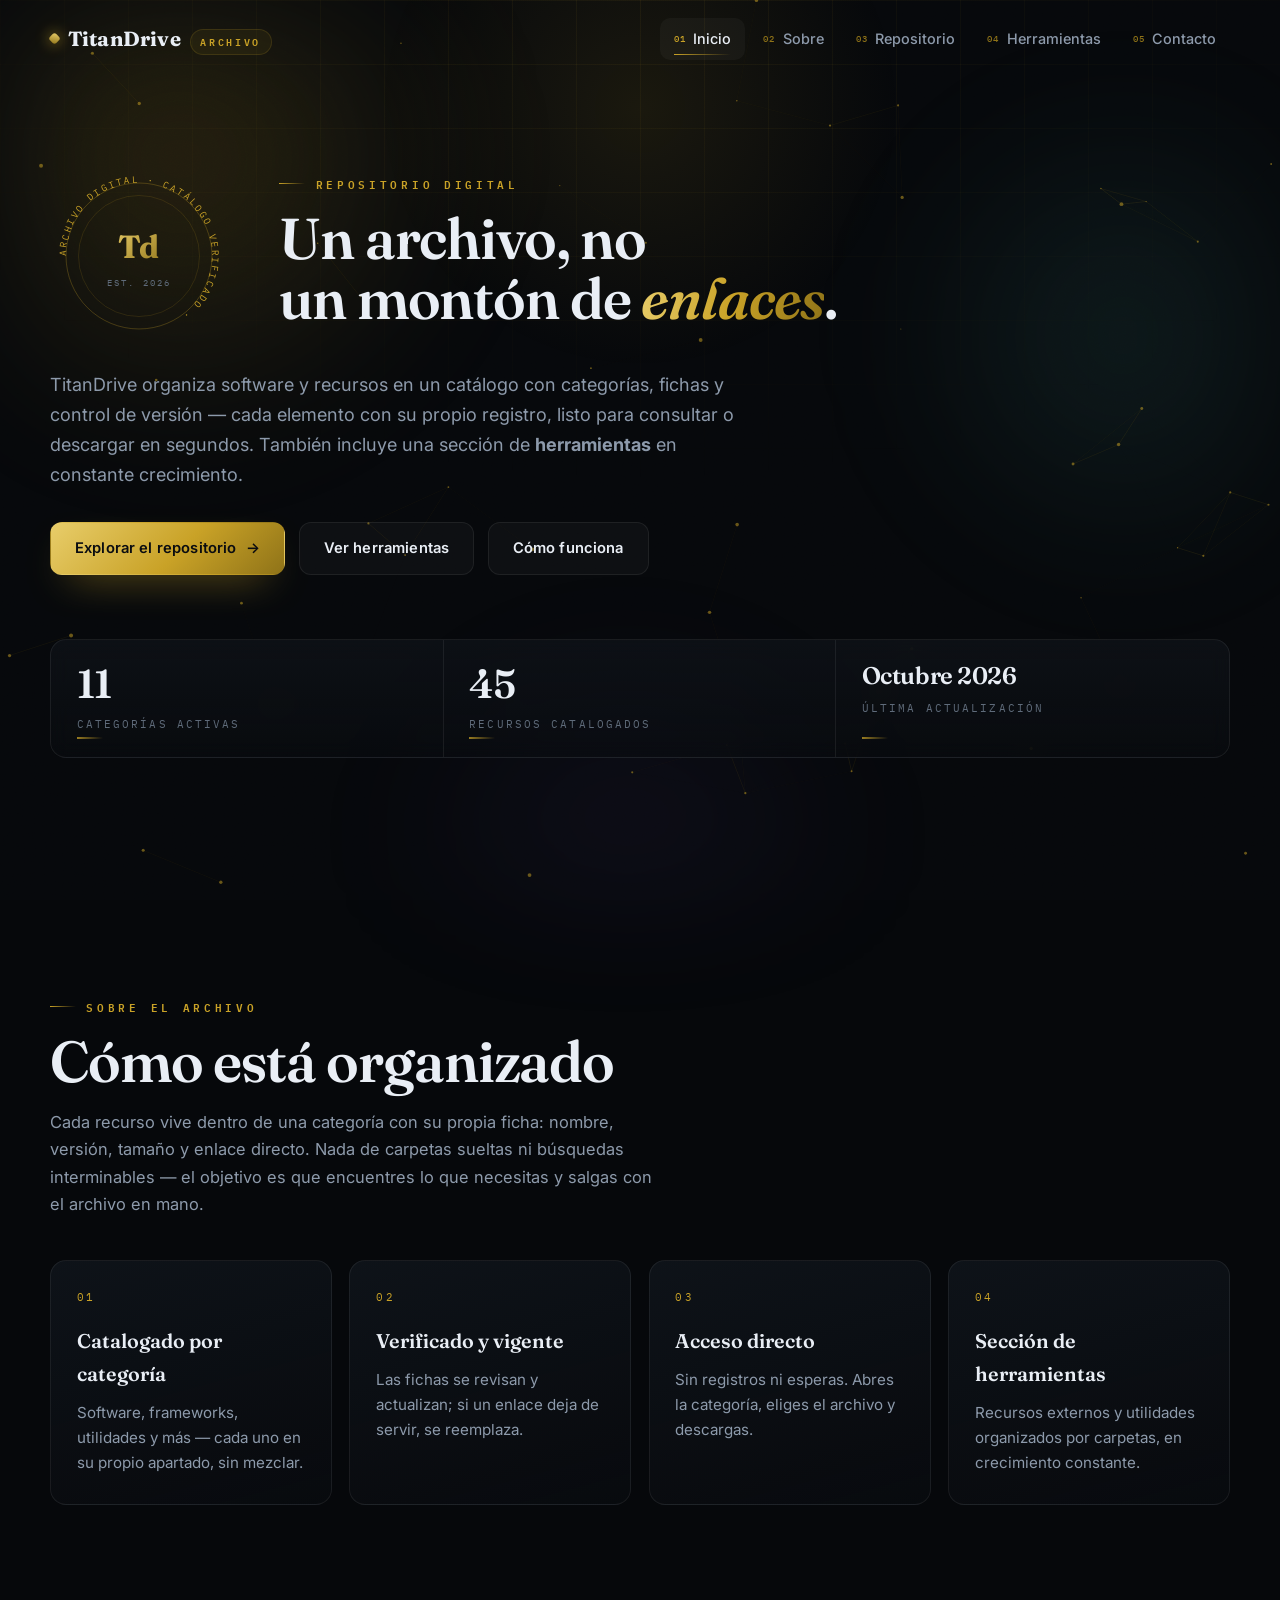
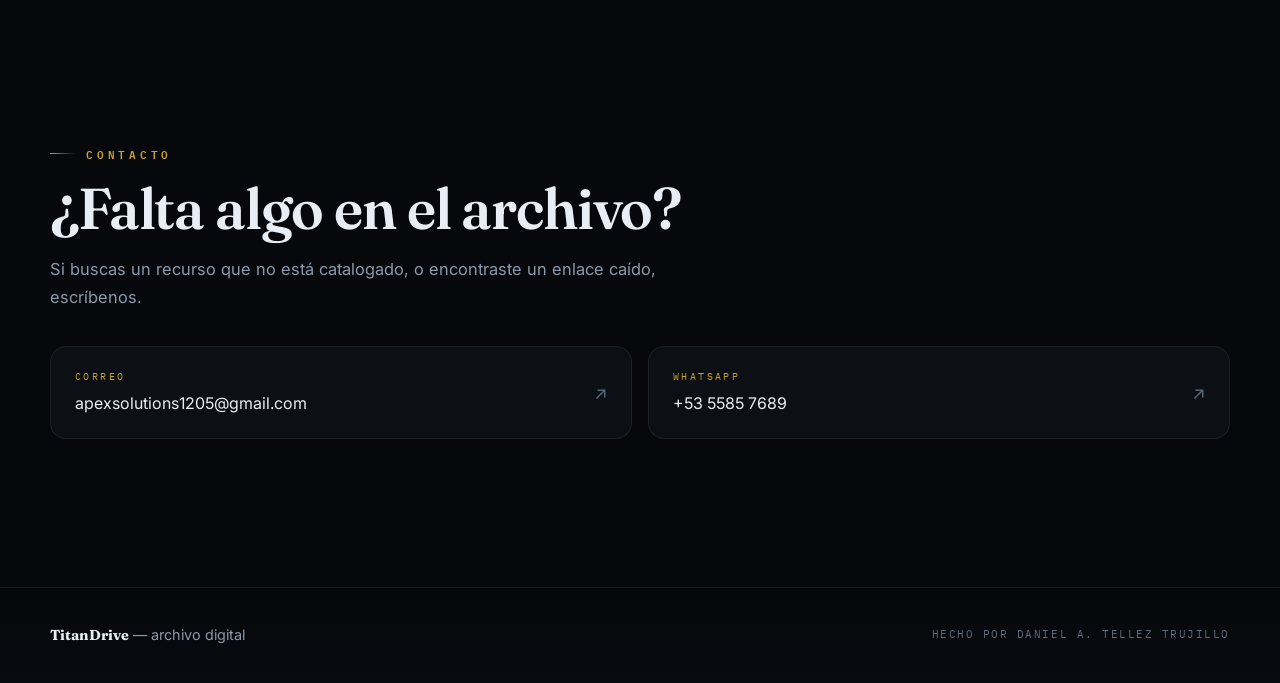
<file: index.html>
<!DOCTYPE html>
<html lang="es">
<head>
  <meta charset="UTF-8" />
  <meta name="viewport" content="width=device-width, initial-scale=1.0" />
  <meta name="color-scheme" content="dark" />
  <meta name="theme-color" content="#06080b" />
  <title>TitanDrive · Archivo Digital</title>
  <meta name="description" content="TitanDrive — catálogo y archivo digital de recursos y software, organizado por categorías, con una sección de herramientas." />
  <link rel="icon" href="data:image/svg+xml,%3Csvg xmlns='http://www.w3.org/2000/svg' viewBox='0 0 64 64'%3E%3Crect width='64' height='64' rx='14' fill='%230a0d12'/%3E%3Crect x='3' y='3' width='58' height='58' rx='12' fill='none' stroke='%23c9a227' stroke-width='2'/%3E%3Ctext x='32' y='43' font-family='Georgia,serif' font-size='30' font-weight='700' fill='%23e8cd6a' text-anchor='middle'%3ETd%3C/text%3E%3C/svg%3E" />
  <link rel="preconnect" href="https://fonts.googleapis.com" />
  <link rel="preconnect" href="https://fonts.gstatic.com" crossorigin />
  <link href="https://fonts.googleapis.com/css2?family=Fraunces:ital,opsz,wght@0,9..144,500;0,9..144,600;0,9..144,700;1,9..144,600&family=Inter:wght@400;500;600;700&family=IBM+Plex+Mono:wght@400;500;600&display=swap" rel="stylesheet" />
  <link rel="stylesheet" href="assets/styles.css" />
</head>
<body>
  <script>document.documentElement.classList.remove("no-js");</script>

  <!-- Preloader -->
  <div id="preloader" role="status" aria-live="polite" aria-label="Cargando el archivo digital">
    <div class="pl-inner">
      <div class="pl-mark">Td</div>
      <div class="pl-name">TitanDrive</div>
      <div class="pl-bar"><i></i></div>
      <div class="pl-log">Iniciando archivo digital…</div>
    </div>
  </div>

  <!-- Capas de fondo -->
  <div class="fx-layer aurora" aria-hidden="true"><span></span><span></span><span></span></div>
  <canvas id="dust-canvas" aria-hidden="true"></canvas>
  <div class="fx-layer grid-overlay" aria-hidden="true"></div>
  <div class="fx-layer noise" aria-hidden="true"></div>
  <div class="fx-layer spotlight" aria-hidden="true"></div>

  <div id="scrollProgress" aria-hidden="true"></div>

  <!-- Header -->
  <header id="header">
    <div class="container nav-bar">
      <a href="index.html" class="logo" aria-label="TitanDrive, ir al inicio">TitanDrive <span class="mark">Archivo</span></a>
      <button class="nav-toggle" id="navToggle" aria-label="Abrir menú" aria-expanded="false" aria-controls="navLinks">
        <i></i><i></i><i></i>
      </button>
      <nav>
        <ul class="nav-links" id="navLinks">
          <li><a href="index.html#inicio" data-n="01" class="active">Inicio</a></li>
          <li><a href="index.html#sobre" data-n="02">Sobre</a></li>
          <li><a href="repositorio.html" data-n="03">Repositorio</a></li>
          <li><a href="herramientas.html" data-n="04">Herramientas</a></li>
          <li><a href="index.html#contacto" data-n="05">Contacto</a></li>
        </ul>
      </nav>
    </div>
  </header>

  <main>

    <!-- INICIO -->
    <section id="inicio" class="hero">
      <div class="container">
        <div class="hero-top">
          <div class="stamp reveal in-view" aria-hidden="true">
            <svg viewBox="0 0 200 200">
              <defs>
                <path id="circlePath" d="M 100,100 m -82,0 a 82,82 0 1,1 164,0 a 82,82 0 1,1 -164,0" />
              </defs>
              <circle cx="100" cy="100" r="82" fill="none" stroke="rgba(201,162,39,0.32)" stroke-width="1" />
              <circle cx="100" cy="100" r="68" fill="none" stroke="rgba(201,162,39,0.16)" stroke-width="1" />
              <text font-family="IBM Plex Mono, monospace" font-size="10.5" letter-spacing="3" fill="#c9a227">
                <textPath href="#circlePath" startOffset="0%">ARCHIVO DIGITAL · CATÁLOGO VERIFICADO · </textPath>
              </text>
            </svg>
            <div class="stamp-center">
              <span class="glyph">Td</span>
              <span class="sub">Est. 2026</span>
            </div>
          </div>
          <div>
            <p class="eyebrow reveal in-view">Repositorio digital</p>
            <h1 class="section-title reveal in-view">Un archivo, no<br>un montón de <em>enlaces</em>.</h1>
          </div>
        </div>

        <p class="lede reveal in-view">
          TitanDrive organiza software y recursos en un catálogo con categorías, fichas y
          control de versión — cada elemento con su propio registro, listo para consultar
          o descargar en segundos. También incluye una sección de <b>herramientas</b> en constante crecimiento.
        </p>

        <div class="hero-actions reveal in-view">
          <a href="repositorio.html" class="btn btn-primary">Explorar el repositorio <span class="arw">→</span></a>
          <a href="herramientas.html" class="btn btn-ghost">Ver herramientas</a>
          <a href="#sobre" class="btn btn-ghost">Cómo funciona</a>
        </div>

        <div class="ledger reveal">
          <div class="ledger-item">
            <span class="ledger-num"><span id="statCategoriesHome" data-count="11">0</span></span>
            <span class="ledger-label">Categorías activas</span>
          </div>
          <div class="ledger-item">
            <span class="ledger-num"><span id="statFilesHome" data-count="45">0</span></span>
            <span class="ledger-label">Recursos catalogados</span>
          </div>
          <div class="ledger-item">
            <span class="ledger-num" style="font-size:1.5rem;"><span id="metaUpdated">2026</span></span>
            <span class="ledger-label">Última actualización</span>
          </div>
        </div>
      </div>
    </section>

    <!-- SOBRE -->
    <section id="sobre">
      <div class="container">
        <p class="eyebrow reveal">Sobre el archivo</p>
        <h2 class="section-title reveal">Cómo está organizado</h2>
        <p class="section-text reveal">
          Cada recurso vive dentro de una categoría con su propia ficha: nombre, versión,
          tamaño y enlace directo. Nada de carpetas sueltas ni búsquedas interminables —
          el objetivo es que encuentres lo que necesitas y salgas con el archivo en mano.
        </p>

        <div class="feature-row reveal">
          <div class="feature-card">
            <span class="num">01</span>
            <h3>Catalogado por categoría</h3>
            <p>Software, frameworks, utilidades y más — cada uno en su propio apartado, sin mezclar.</p>
          </div>
          <div class="feature-card">
            <span class="num">02</span>
            <h3>Verificado y vigente</h3>
            <p>Las fichas se revisan y actualizan; si un enlace deja de servir, se reemplaza.</p>
          </div>
          <div class="feature-card">
            <span class="num">03</span>
            <h3>Acceso directo</h3>
            <p>Sin registros ni esperas. Abres la categoría, eliges el archivo y descargas.</p>
          </div>
          <div class="feature-card">
            <span class="num">04</span>
            <h3>Sección de herramientas</h3>
            <p>Recursos externos y utilidades organizados por carpetas, en crecimiento constante.</p>
          </div>
        </div>
      </div>
    </section>

    <!-- CONTACTO -->
    <section id="contacto">
      <div class="container">
        <p class="eyebrow reveal">Contacto</p>
        <h2 class="section-title reveal">¿Falta algo en el archivo?</h2>
        <p class="section-text reveal">
          Si buscas un recurso que no está catalogado, o encontraste un enlace caído, escríbenos.
        </p>
        <div class="contact-list reveal">
          <a href="mailto:apexsolutions1205@gmail.com" class="contact-item">
            <span>
              <span class="tag">Correo</span>
              apexsolutions1205@gmail.com
            </span>
          </a>
          <a href="https://wa.me/5355857689" target="_blank" rel="noopener" class="contact-item">
            <span>
              <span class="tag">WhatsApp</span>
              +53 5585 7689
            </span>
          </a>
        </div>
      </div>
    </section>

  </main>

  <footer>
    <div class="container">
      <span class="brand"><b>TitanDrive</b> — archivo digital</span>
      <span class="made">Hecho por Daniel A. Tellez Trujillo</span>
    </div>
  </footer>

  <button id="toTop" aria-label="Volver arriba">
    <svg width="17" height="17" viewBox="0 0 24 24" fill="none" stroke="currentColor" stroke-width="2" stroke-linecap="round" stroke-linejoin="round" aria-hidden="true"><path d="M12 19V5"/><path d="M5 12l7-7 7 7"/></svg>
  </button>

  <div id="toast" role="status" aria-live="polite"></div>

  <script src="assets/data.js"></script>
  <script src="assets/app.js"></script>
</body>
</html>
</file>
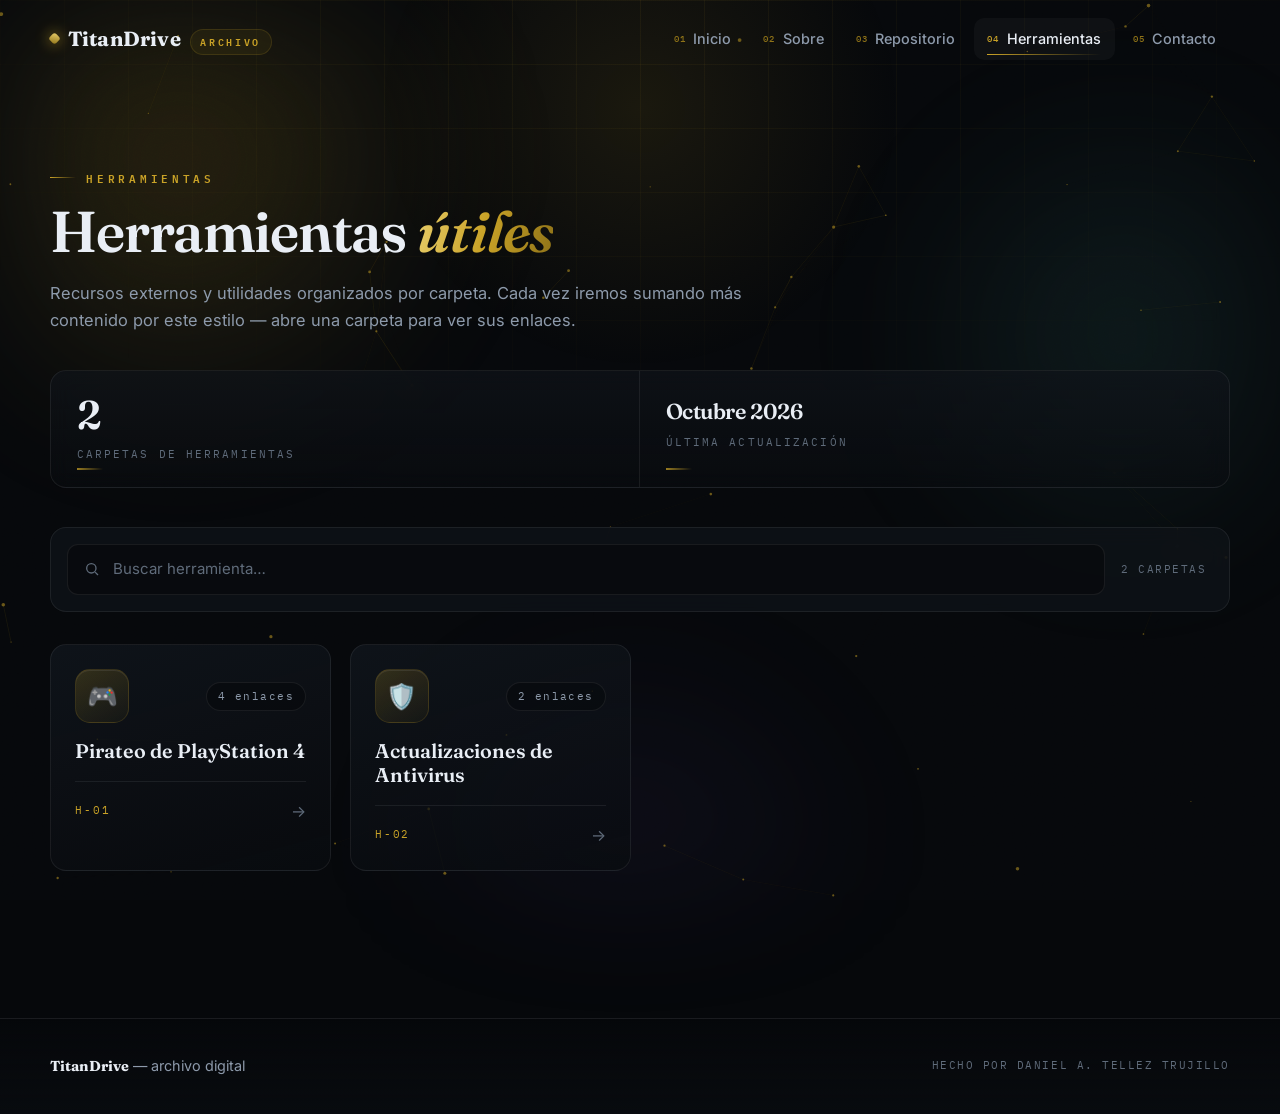
<file: herramientas.html>
<!DOCTYPE html>
<html lang="es">
<head>
  <meta charset="UTF-8" />
  <meta name="viewport" content="width=device-width, initial-scale=1.0" />
  <meta name="color-scheme" content="dark" />
  <meta name="theme-color" content="#06080b" />
  <title>TitanDrive · Herramientas</title>
  <meta name="description" content="Herramientas y utilidades de TitanDrive: recursos externos organizados por carpetas." />
  <link rel="icon" href="data:image/svg+xml,%3Csvg xmlns='http://www.w3.org/2000/svg' viewBox='0 0 64 64'%3E%3Crect width='64' height='64' rx='14' fill='%230a0d12'/%3E%3Crect x='3' y='3' width='58' height='58' rx='12' fill='none' stroke='%23c9a227' stroke-width='2'/%3E%3Ctext x='32' y='43' font-family='Georgia,serif' font-size='30' font-weight='700' fill='%23e8cd6a' text-anchor='middle'%3ETd%3C/text%3E%3C/svg%3E" />
  <link rel="preconnect" href="https://fonts.googleapis.com" />
  <link rel="preconnect" href="https://fonts.gstatic.com" crossorigin />
  <link href="https://fonts.googleapis.com/css2?family=Fraunces:ital,opsz,wght@0,9..144,500;0,9..144,600;0,9..144,700;1,9..144,600&family=Inter:wght@400;500;600;700&family=IBM+Plex+Mono:wght@400;500;600&display=swap" rel="stylesheet" />
  <link rel="stylesheet" href="assets/styles.css" />
</head>
<body>
  <script>document.documentElement.classList.remove("no-js");</script>

  <!-- Preloader -->
  <div id="preloader" role="status" aria-live="polite" aria-label="Cargando las herramientas">
    <div class="pl-inner">
      <div class="pl-mark">Td</div>
      <div class="pl-name">TitanDrive</div>
      <div class="pl-bar"><i></i></div>
      <div class="pl-log">Iniciando herramientas…</div>
    </div>
  </div>

  <!-- Capas de fondo -->
  <div class="fx-layer aurora" aria-hidden="true"><span></span><span></span><span></span></div>
  <canvas id="dust-canvas" aria-hidden="true"></canvas>
  <div class="fx-layer grid-overlay" aria-hidden="true"></div>
  <div class="fx-layer noise" aria-hidden="true"></div>
  <div class="fx-layer spotlight" aria-hidden="true"></div>

  <div id="scrollProgress" aria-hidden="true"></div>

  <!-- Header -->
  <header id="header">
    <div class="container nav-bar">
      <a href="index.html" class="logo" aria-label="TitanDrive, ir al inicio">TitanDrive <span class="mark">Archivo</span></a>
      <button class="nav-toggle" id="navToggle" aria-label="Abrir menú" aria-expanded="false" aria-controls="navLinks">
        <i></i><i></i><i></i>
      </button>
      <nav>
        <ul class="nav-links" id="navLinks">
          <li><a href="index.html#inicio" data-n="01">Inicio</a></li>
          <li><a href="index.html#sobre" data-n="02">Sobre</a></li>
          <li><a href="repositorio.html" data-n="03">Repositorio</a></li>
          <li><a href="herramientas.html" data-n="04" class="active">Herramientas</a></li>
          <li><a href="index.html#contacto" data-n="05">Contacto</a></li>
        </ul>
      </nav>
    </div>
  </header>

  <main>

    <section id="herramientas" class="tools-hero">
      <div class="container">
        <p class="eyebrow reveal in-view">Herramientas</p>
        <h2 class="section-title reveal in-view">Herramientas <em>útiles</em></h2>
        <p class="section-sub reveal in-view">
          Recursos externos y utilidades organizados por carpeta. Cada vez iremos sumando más contenido
          por este estilo — abre una carpeta para ver sus enlaces.
        </p>

        <div class="ledger reveal in-view" style="margin-top:2.2rem;">
          <div class="ledger-item">
            <span class="ledger-num"><span id="statTools" data-count="0">0</span></span>
            <span class="ledger-label">Carpetas de herramientas</span>
          </div>
          <div class="ledger-item">
            <span class="ledger-num" style="font-size:1.35rem;margin-top:.4rem;"><span id="metaUpdatedTools">Octubre 2026</span></span>
            <span class="ledger-label">Última actualización</span>
          </div>
        </div>

        <div class="repo-toolbar reveal in-view">
          <label class="search-wrap" for="toolSearchInput">
            <svg width="16" height="16" viewBox="0 0 24 24" fill="none" stroke="currentColor" stroke-width="2" aria-hidden="true"><circle cx="11" cy="11" r="7"/><line x1="21" y1="21" x2="16.65" y2="16.65"/></svg>
            <input type="text" id="toolSearchInput" placeholder="Buscar herramienta…" autocomplete="off" aria-label="Buscar en herramientas" />
          </label>
          <span class="result-count" id="toolResultCount"></span>
        </div>

        <div class="repo-grid reveal in-view" id="toolsGrid" style="margin-top:2rem;"></div>

        <div class="empty-state" id="toolsEmpty" style="display:none;">
          <p class="glyph">Sin resultados</p>
          <p>No hay carpetas de herramientas que coincidan con tu búsqueda. Prueba con otro término.</p>
        </div>
      </div>
    </section>

    <!-- Modal de carpeta -->
    <div class="modal-overlay" id="modalOverlay">
      <div class="modal-box" role="dialog" aria-modal="true" aria-labelledby="modalTitle">
        <div class="modal-head">
          <div class="icon-wrap" id="modalIcon" aria-hidden="true">🛠️</div>
          <div class="titles">
            <h2 id="modalTitle">Herramienta</h2>
            <p class="desc" id="modalDesc"></p>
          </div>
          <button class="modal-close-x" id="modalCloseX" aria-label="Cerrar ventana">✕</button>
        </div>
        <div id="modalContent"></div>
        <div class="modal-foot">
          <button class="modal-close" id="modalCloseBtn">Cerrar</button>
        </div>
      </div>
    </div>

  </main>

  <footer>
    <div class="container">
      <span class="brand"><b>TitanDrive</b> — archivo digital</span>
      <span class="made">Hecho por Daniel A. Tellez Trujillo</span>
    </div>
  </footer>

  <button id="toTop" aria-label="Volver arriba">
    <svg width="17" height="17" viewBox="0 0 24 24" fill="none" stroke="currentColor" stroke-width="2" stroke-linecap="round" stroke-linejoin="round" aria-hidden="true"><path d="M12 19V5"/><path d="M5 12l7-7 7 7"/></svg>
  </button>

  <div id="toast" role="status" aria-live="polite"></div>

  <script src="assets/data.js"></script>
  <script src="assets/app.js"></script>
</body>
</html>
</file>
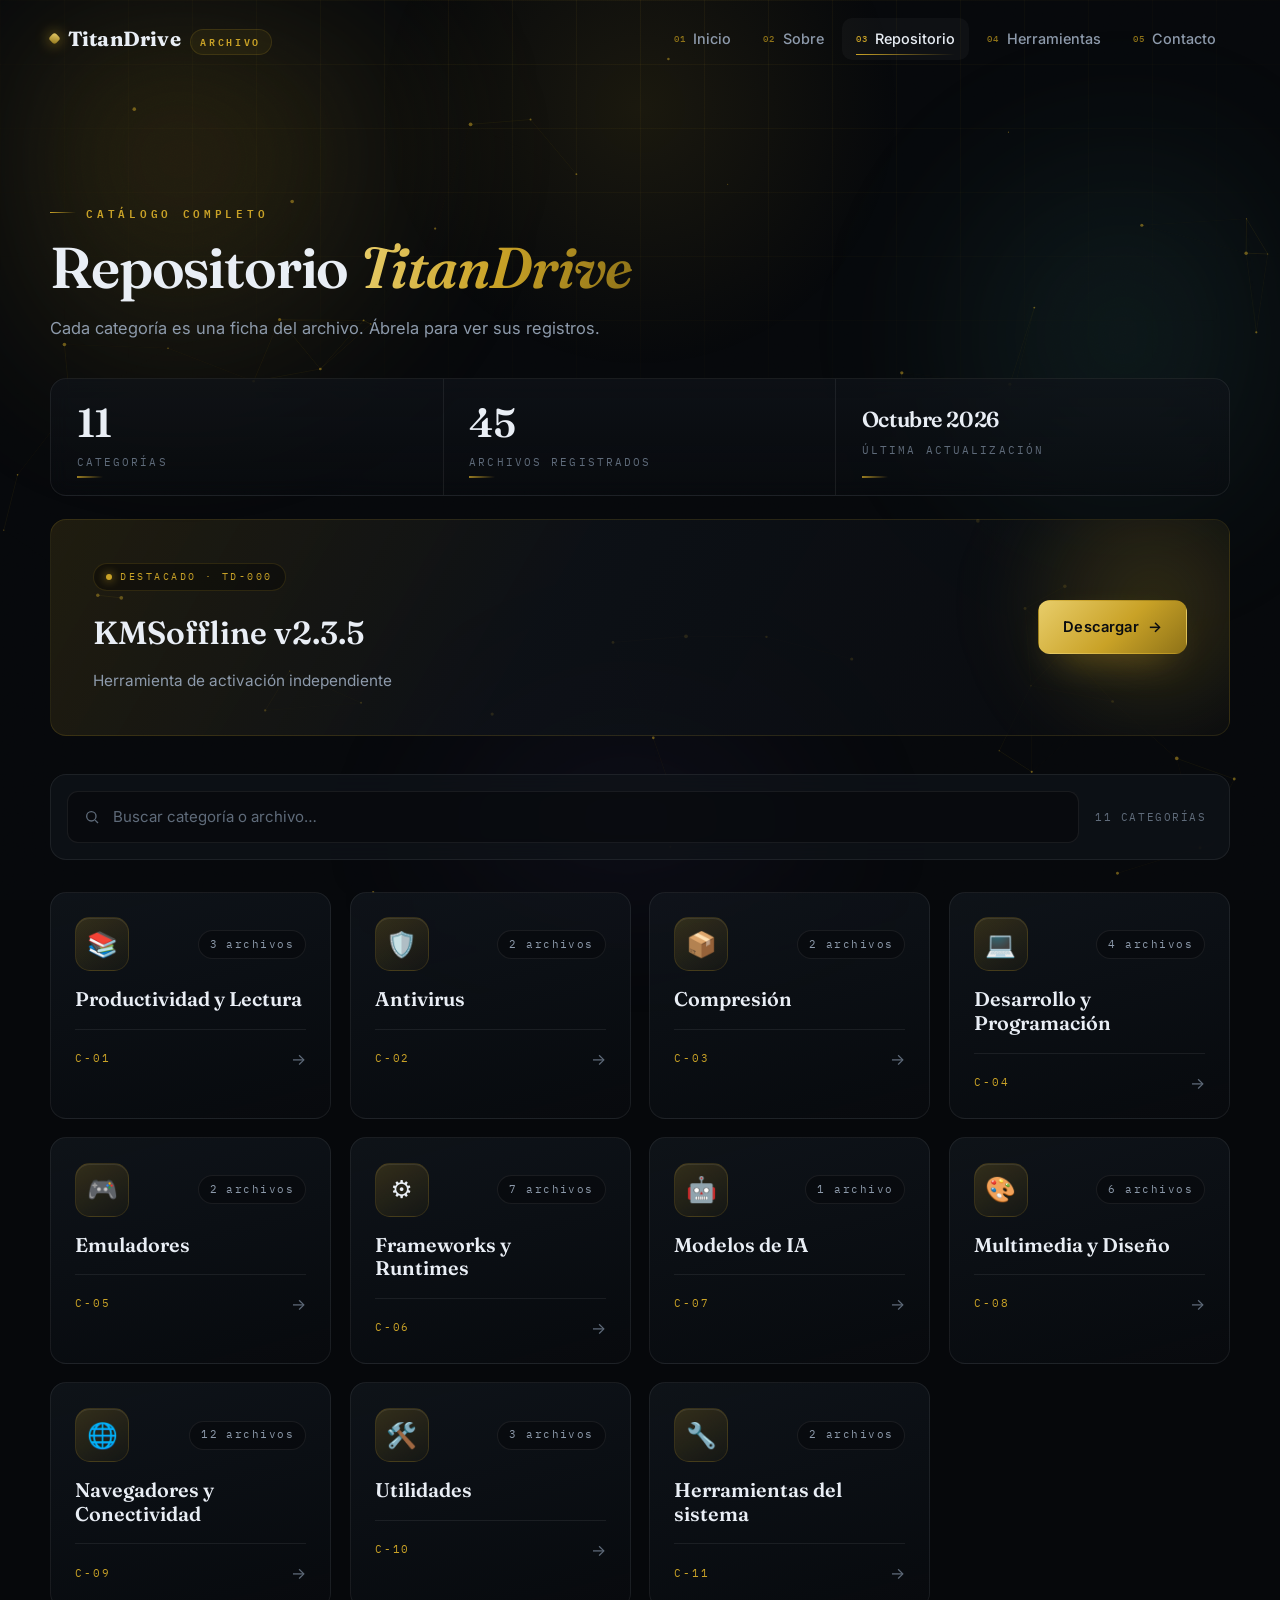
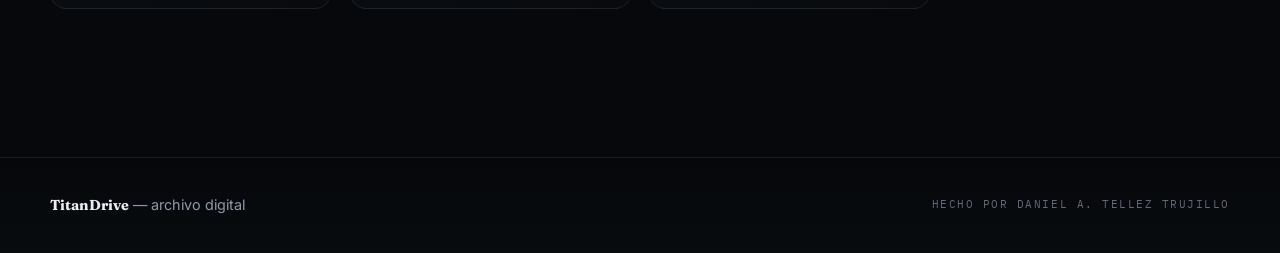
<file: repositorio.html>
<!DOCTYPE html>
<html lang="es">
<head>
  <meta charset="UTF-8" />
  <meta name="viewport" content="width=device-width, initial-scale=1.0" />
  <meta name="color-scheme" content="dark" />
  <meta name="theme-color" content="#06080b" />
  <title>TitanDrive · Catálogo del Repositorio</title>
  <meta name="description" content="Catálogo completo de recursos de TitanDrive, organizado por categorías." />
  <link rel="icon" href="data:image/svg+xml,%3Csvg xmlns='http://www.w3.org/2000/svg' viewBox='0 0 64 64'%3E%3Crect width='64' height='64' rx='14' fill='%230a0d12'/%3E%3Crect x='3' y='3' width='58' height='58' rx='12' fill='none' stroke='%23c9a227' stroke-width='2'/%3E%3Ctext x='32' y='43' font-family='Georgia,serif' font-size='30' font-weight='700' fill='%23e8cd6a' text-anchor='middle'%3ETd%3C/text%3E%3C/svg%3E" />
  <link rel="preconnect" href="https://fonts.googleapis.com" />
  <link rel="preconnect" href="https://fonts.gstatic.com" crossorigin />
  <link href="https://fonts.googleapis.com/css2?family=Fraunces:ital,opsz,wght@0,9..144,500;0,9..144,600;0,9..144,700;1,9..144,600&family=Inter:wght@400;500;600;700&family=IBM+Plex+Mono:wght@400;500;600&display=swap" rel="stylesheet" />
  <link rel="stylesheet" href="assets/styles.css" />
</head>
<body>
  <script>document.documentElement.classList.remove("no-js");</script>

  <!-- Preloader -->
  <div id="preloader" role="status" aria-live="polite" aria-label="Cargando el archivo digital">
    <div class="pl-inner">
      <div class="pl-mark">Td</div>
      <div class="pl-name">TitanDrive</div>
      <div class="pl-bar"><i></i></div>
      <div class="pl-log">Iniciando archivo digital…</div>
    </div>
  </div>

  <!-- Capas de fondo -->
  <div class="fx-layer aurora" aria-hidden="true"><span></span><span></span><span></span></div>
  <canvas id="dust-canvas" aria-hidden="true"></canvas>
  <div class="fx-layer grid-overlay" aria-hidden="true"></div>
  <div class="fx-layer noise" aria-hidden="true"></div>
  <div class="fx-layer spotlight" aria-hidden="true"></div>

  <div id="scrollProgress" aria-hidden="true"></div>

  <!-- Header -->
  <header id="header">
    <div class="container nav-bar">
      <a href="index.html" class="logo" aria-label="TitanDrive, ir al inicio">TitanDrive <span class="mark">Archivo</span></a>
      <button class="nav-toggle" id="navToggle" aria-label="Abrir menú" aria-expanded="false" aria-controls="navLinks">
        <i></i><i></i><i></i>
      </button>
      <nav>
        <ul class="nav-links" id="navLinks">
          <li><a href="index.html#inicio" data-n="01">Inicio</a></li>
          <li><a href="index.html#sobre" data-n="02">Sobre</a></li>
          <li><a href="repositorio.html" data-n="03" class="active">Repositorio</a></li>
          <li><a href="herramientas.html" data-n="04">Herramientas</a></li>
          <li><a href="index.html#contacto" data-n="05">Contacto</a></li>
        </ul>
      </nav>
    </div>
  </header>

  <main>

    <section id="repositorio">
      <div class="container">
        <p class="eyebrow reveal in-view">Catálogo completo</p>
        <h2 class="section-title reveal in-view">Repositorio <em>TitanDrive</em></h2>
        <p class="section-sub reveal in-view">Cada categoría es una ficha del archivo. Ábrela para ver sus registros.</p>

        <div class="ledger reveal in-view" style="margin-top:2.2rem;">
          <div class="ledger-item">
            <span class="ledger-num"><span id="statCategories" data-count="0">0</span></span>
            <span class="ledger-label">Categorías</span>
          </div>
          <div class="ledger-item">
            <span class="ledger-num"><span id="statFiles" data-count="0">0</span></span>
            <span class="ledger-label">Archivos registrados</span>
          </div>
          <div class="ledger-item">
            <span class="ledger-num" style="font-size:1.35rem;margin-top:.4rem;"><span id="metaUpdatedRepo">Octubre 2026</span></span>
            <span class="ledger-label">Última actualización</span>
          </div>
        </div>

        <div class="featured-resource reveal in-view" id="featuredResource"></div>

        <div class="repo-toolbar reveal in-view">
          <label class="search-wrap" for="searchInput">
            <svg width="16" height="16" viewBox="0 0 24 24" fill="none" stroke="currentColor" stroke-width="2" aria-hidden="true"><circle cx="11" cy="11" r="7"/><line x1="21" y1="21" x2="16.65" y2="16.65"/></svg>
            <input type="text" id="searchInput" placeholder="Buscar categoría o archivo…" autocomplete="off" aria-label="Buscar en el repositorio" />
          </label>
          <span class="result-count" id="resultCount"></span>
        </div>

        <div class="repo-grid reveal in-view" id="folderGrid" style="margin-top:2rem;"></div>

        <div class="empty-state" id="emptyState" style="display:none;">
          <p class="glyph">Sin resultados</p>
          <p>No hay categorías o archivos que coincidan con tu búsqueda. Prueba con otro término.</p>
        </div>
      </div>
    </section>

    <!-- Modal de carpeta -->
    <div class="modal-overlay" id="modalOverlay">
      <div class="modal-box" role="dialog" aria-modal="true" aria-labelledby="modalTitle">
        <div class="modal-head">
          <div class="icon-wrap" id="modalIcon" aria-hidden="true">SO</div>
          <div class="titles">
            <h2 id="modalTitle">Categoría</h2>
            <p class="desc" id="modalDesc"></p>
          </div>
          <button class="modal-close-x" id="modalCloseX" aria-label="Cerrar ventana">✕</button>
        </div>
        <div id="modalContent"></div>
        <div class="modal-foot">
          <button class="modal-close" id="modalCloseBtn">Cerrar</button>
        </div>
      </div>
    </div>

  </main>

  <footer>
    <div class="container">
      <span class="brand"><b>TitanDrive</b> — archivo digital</span>
      <span class="made">Hecho por Daniel A. Tellez Trujillo</span>
    </div>
  </footer>

  <button id="toTop" aria-label="Volver arriba">
    <svg width="17" height="17" viewBox="0 0 24 24" fill="none" stroke="currentColor" stroke-width="2" stroke-linecap="round" stroke-linejoin="round" aria-hidden="true"><path d="M12 19V5"/><path d="M5 12l7-7 7 7"/></svg>
  </button>

  <div id="toast" role="status" aria-live="polite"></div>

  <script src="assets/data.js"></script>
  <script src="assets/app.js"></script>
</body>
</html>
</file>
<file: assets/styles.css>
/* ============================================================
   TitanDrive · Archivo Digital — hoja de estilo principal
   Rediseño completo: tema oscuro de archivo, partículas,
   auroras, animaciones de revelado y tarjetas de repositorio.
   ============================================================ */

/* ---------- Tokens ---------- */
:root{
  --bg:#06080b;
  --bg-2:#0a0d12;
  --panel:rgba(16,20,26,.72);
  --panel-solid:#0f1319;
  --panel-2:rgba(22,27,35,.66);
  --line:rgba(201,162,39,.16);
  --line-soft:rgba(255,255,255,.07);
  --gold:#c9a227;
  --gold-2:#e8cd6a;
  --gold-3:#8f7318;
  --teal:#5fd0c4;
  --text:#e9eef5;
  --muted:#8d9aab;
  --muted-2:#5f6b7a;
  --ok:#69d68f;
  --warn:#e0a34a;
  --danger:#e2685e;
  --radius:16px;
  --radius-sm:11px;
  --shadow:0 24px 70px -30px rgba(0,0,0,.95);
  --glow:0 0 0 1px rgba(201,162,39,.18), 0 30px 80px -40px rgba(201,162,39,.35);
  --mono:"IBM Plex Mono",ui-monospace,SFMono-Regular,Menlo,monospace;
  --serif:"Fraunces",Georgia,"Times New Roman",serif;
  --sans:"Inter",system-ui,-apple-system,Segoe UI,Roboto,sans-serif;
  --ease:cubic-bezier(.22,.61,.36,1);
  --maxw:1180px;
  --nav-h:78px;
}

/* ---------- Reset ---------- */
*,*::before,*::after{box-sizing:border-box}
html{scroll-behavior:smooth;-webkit-text-size-adjust:100%}
body{
  margin:0;
  background:var(--bg);
  color:var(--text);
  font-family:var(--sans);
  font-size:16px;
  line-height:1.65;
  -webkit-font-smoothing:antialiased;
  overflow-x:hidden;
  min-height:100vh;
}
body.is-locked{overflow:hidden}
img,svg{display:block;max-width:100%}
a{color:inherit;text-decoration:none}
button{font:inherit;color:inherit;background:none;border:0;cursor:pointer}
input{font:inherit}
h1,h2,h3,h4,p{margin:0}
ul{margin:0;padding:0;list-style:none}
::selection{background:rgba(201,162,39,.3);color:#fff}

/* scrollbar */
*::-webkit-scrollbar{width:11px;height:11px}
*::-webkit-scrollbar-track{background:#0a0d12}
*::-webkit-scrollbar-thumb{background:linear-gradient(180deg,#3a3320,#1d1a12);border-radius:20px;border:2px solid #0a0d12}
*::-webkit-scrollbar-thumb:hover{background:linear-gradient(180deg,#6d5c20,#2c2615)}

.container{width:min(100% - 2.6rem,var(--maxw));margin-inline:auto}

/* ---------- Fondo: capas ---------- */
.fx-layer{position:fixed;inset:0;pointer-events:none}
#dust-canvas{position:fixed;inset:0;z-index:0;pointer-events:none;opacity:.9}

.grid-overlay{
  z-index:1;
  background-image:linear-gradient(rgba(201,162,39,.07) 1px,transparent 1px),
                   linear-gradient(90deg,rgba(201,162,39,.07) 1px,transparent 1px);
  background-size:64px 64px;
  -webkit-mask-image:radial-gradient(ellipse 80% 70% at 50% 0%,#000 0%,transparent 78%);
          mask-image:radial-gradient(ellipse 80% 70% at 50% 0%,#000 0%,transparent 78%);
  animation:gridDrift 26s linear infinite;
}
@keyframes gridDrift{from{background-position:0 0}to{background-position:64px 64px}}

.noise{
  z-index:2;opacity:.28;mix-blend-mode:overlay;
  background-image:url("data:image/svg+xml,%3Csvg xmlns='http://www.w3.org/2000/svg' width='140' height='140'%3E%3Cfilter id='n'%3E%3CfeTurbulence type='fractalNoise' baseFrequency='.9' numOctaves='3'/%3E%3C/filter%3E%3Crect width='140' height='140' filter='url(%23n)' opacity='.5'/%3E%3C/svg%3E");
}

.aurora{z-index:0;overflow:hidden;filter:blur(70px);opacity:.6}
.aurora span{position:absolute;display:block;border-radius:50%;animation:float 22s ease-in-out infinite}
.aurora span:nth-child(1){width:52vw;height:52vw;left:-12vw;top:-14vw;background:radial-gradient(circle,rgba(201,162,39,.32),transparent 66%)}
.aurora span:nth-child(2){width:44vw;height:44vw;right:-10vw;top:6vh;background:radial-gradient(circle,rgba(95,208,196,.18),transparent 66%);animation-delay:-7s}
.aurora span:nth-child(3){width:46vw;height:46vw;left:26vw;bottom:-22vw;background:radial-gradient(circle,rgba(120,90,200,.16),transparent 66%);animation-delay:-13s}
@keyframes float{
  0%,100%{transform:translate3d(0,0,0) scale(1)}
  33%{transform:translate3d(4vw,3vh,0) scale(1.09)}
  66%{transform:translate3d(-3vw,-2vh,0) scale(.95)}
}

.spotlight{
  z-index:3;
  background:radial-gradient(420px circle at var(--mx,50%) var(--my,12%),rgba(201,162,39,.10),transparent 62%);
  transition:opacity .4s ease;
}

/* ---------- Preloader ---------- */
#preloader{
  position:fixed;inset:0;z-index:9999;display:grid;place-items:center;
  background:radial-gradient(ellipse at 50% 40%,#0d1117,#05070a 70%);
  transition:opacity .6s var(--ease),visibility .6s;
}
#preloader.done{opacity:0;visibility:hidden}
.pl-inner{display:grid;justify-items:center;gap:1.1rem;text-align:center}
.pl-mark{
  width:74px;height:74px;border-radius:20px;display:grid;place-items:center;
  font-family:var(--serif);font-size:1.9rem;font-weight:700;color:#0b0d11;
  background:linear-gradient(145deg,var(--gold-2),var(--gold-3));
  box-shadow:0 0 0 1px rgba(255,255,255,.14),0 24px 60px -24px rgba(201,162,39,.75);
  animation:plPulse 1.7s var(--ease) infinite;
}
@keyframes plPulse{0%,100%{transform:scale(1)}50%{transform:scale(1.07) rotate(-2deg)}}
.pl-name{font-family:var(--mono);font-size:.74rem;letter-spacing:.42em;text-transform:uppercase;color:var(--gold)}
.pl-bar{width:210px;height:2px;background:rgba(255,255,255,.09);border-radius:9px;overflow:hidden}
.pl-bar i{display:block;height:100%;width:0;background:linear-gradient(90deg,var(--gold-3),var(--gold-2));animation:plLoad 1.5s var(--ease) forwards}
@keyframes plLoad{to{width:100%}}
.pl-log{font-family:var(--mono);font-size:.68rem;color:var(--muted-2);letter-spacing:.12em}

/* ---------- Scroll progress ---------- */
#scrollProgress{
  position:fixed;top:0;left:0;height:2px;width:0;z-index:999;
  background:linear-gradient(90deg,var(--gold-3),var(--gold-2),var(--teal));
  box-shadow:0 0 14px rgba(201,162,39,.7);
}

/* ---------- Header ---------- */
#header{
  position:sticky;top:0;z-index:800;
  transition:background .45s var(--ease),border-color .45s var(--ease),backdrop-filter .45s;
  border-bottom:1px solid transparent;
}
#header.scrolled{
  background:rgba(7,9,13,.78);
  border-bottom-color:var(--line-soft);
  -webkit-backdrop-filter:blur(16px) saturate(150%);
          backdrop-filter:blur(16px) saturate(150%);
}
.nav-bar{display:flex;align-items:center;justify-content:space-between;gap:1.2rem;min-height:var(--nav-h)}
.logo{
  display:inline-flex;align-items:baseline;gap:.55rem;
  font-family:var(--serif);font-weight:700;font-size:1.28rem;letter-spacing:.01em;
}
.logo .mark{
  font-family:var(--mono);font-size:.6rem;font-weight:600;letter-spacing:.28em;
  text-transform:uppercase;color:var(--gold);
  border:1px solid var(--line);border-radius:999px;padding:.24rem .6rem;
  background:rgba(201,162,39,.07);
}
.logo::before{
  content:"";width:9px;height:9px;border-radius:3px;transform:rotate(45deg);
  background:linear-gradient(145deg,var(--gold-2),var(--gold-3));
  box-shadow:0 0 14px rgba(201,162,39,.85);align-self:center;
}
.nav-links{display:flex;align-items:center;gap:.3rem}
.nav-links a{
  position:relative;display:inline-flex;align-items:center;gap:.5rem;
  font-size:.9rem;font-weight:500;color:var(--muted);
  padding:.55rem .85rem;border-radius:10px;transition:color .3s,background .3s;
}
.nav-links a::before{
  content:attr(data-n);font-family:var(--mono);font-size:.58rem;color:var(--gold-3);
  letter-spacing:.08em;transition:color .3s;
}
.nav-links a::after{
  content:"";position:absolute;left:.85rem;right:.85rem;bottom:.28rem;height:1px;
  background:linear-gradient(90deg,var(--gold),transparent);transform:scaleX(0);
  transform-origin:left;transition:transform .4s var(--ease);
}
.nav-links a:hover,.nav-links a.active{color:var(--text);background:rgba(255,255,255,.035)}
.nav-links a:hover::before,.nav-links a.active::before{color:var(--gold)}
.nav-links a:hover::after,.nav-links a.active::after{transform:scaleX(1)}
.nav-toggle{display:none;width:42px;height:38px;border:1px solid var(--line-soft);border-radius:10px;position:relative}
.nav-toggle i{position:absolute;left:11px;right:11px;height:1.5px;background:var(--text);transition:.35s var(--ease)}
.nav-toggle i:nth-child(1){top:13px}
.nav-toggle i:nth-child(2){top:18.5px}
.nav-toggle i:nth-child(3){top:24px}
.nav-toggle.open i:nth-child(1){transform:translateY(5.5px) rotate(45deg)}
.nav-toggle.open i:nth-child(2){opacity:0}
.nav-toggle.open i:nth-child(3){transform:translateY(-5.5px) rotate(-45deg)}

/* ---------- Tipografía de sección ---------- */
main{position:relative;z-index:5}
section{padding:clamp(4.2rem,9vw,7.4rem) 0;position:relative}
.eyebrow{
  font-family:var(--mono);font-size:.68rem;font-weight:600;letter-spacing:.34em;
  text-transform:uppercase;color:var(--gold);display:inline-flex;align-items:center;gap:.65rem;
  margin-bottom:1rem;
}
.eyebrow::before{content:"";width:26px;height:1px;background:linear-gradient(90deg,var(--gold),transparent)}
.section-title{
  font-family:var(--serif);font-weight:600;line-height:1.04;letter-spacing:-.02em;
  font-size:clamp(2rem,5.2vw,3.6rem);margin-bottom:1.1rem;
}
.section-title em{
  font-style:italic;color:transparent;
  background:linear-gradient(100deg,var(--gold-2),var(--gold),var(--gold-3));
  -webkit-background-clip:text;background-clip:text;
}
.section-text,.section-sub{
  color:var(--muted);max-width:62ch;font-size:1.03rem;
}
.section-sub{margin-bottom:.4rem}

/* ---------- Botones ---------- */
.btn{
  display:inline-flex;align-items:center;justify-content:center;gap:.6rem;
  font-size:.92rem;font-weight:600;letter-spacing:.01em;
  padding:.86rem 1.5rem;border-radius:12px;
  border:1px solid var(--line-soft);position:relative;overflow:hidden;
  transition:transform .3s var(--ease),border-color .3s,box-shadow .35s,background .3s;
  white-space:nowrap;
}
.btn:hover{transform:translateY(-2px)}
.btn:active{transform:translateY(0)}
.btn-primary{
  color:#0a0c10;border-color:transparent;
  background:linear-gradient(135deg,var(--gold-2),var(--gold) 55%,var(--gold-3));
  box-shadow:0 16px 40px -20px rgba(201,162,39,.95);
}
.btn-primary:hover{box-shadow:0 22px 54px -20px rgba(201,162,39,1)}
.btn-ghost{color:var(--text);background:rgba(255,255,255,.03)}
.btn-ghost:hover{border-color:var(--line);background:rgba(201,162,39,.08)}
.btn .arw{transition:transform .35s var(--ease)}
.btn:hover .arw{transform:translateX(4px)}
.btn-sm{padding:.55rem 1rem;font-size:.82rem;border-radius:10px}

/* ---------- Hero ---------- */
.hero{padding-top:clamp(3rem,7vw,5.4rem);overflow:hidden}
.hero-top{display:grid;grid-template-columns:auto 1fr;gap:clamp(1.4rem,4vw,3.4rem);align-items:center}
.lede{color:var(--muted);font-size:clamp(1rem,1.6vw,1.13rem);max-width:64ch;margin-top:1.5rem}
.hero-actions{display:flex;flex-wrap:wrap;gap:.85rem;margin-top:2rem}

/* sello giratorio */
.stamp{position:relative;width:clamp(120px,17vw,178px);height:clamp(120px,17vw,178px);flex:none}
.stamp svg{width:100%;height:100%;animation:spin 34s linear infinite}
@keyframes spin{to{transform:rotate(360deg)}}
.stamp .stamp-center{position:absolute;inset:0;display:grid;place-content:center;justify-items:center;gap:.1rem}
.stamp .glyph{
  font-family:var(--serif);font-size:clamp(1.4rem,3vw,2rem);font-weight:700;
  background:linear-gradient(140deg,var(--gold-2),var(--gold-3));
  -webkit-background-clip:text;background-clip:text;color:transparent;
}
.stamp .sub{font-family:var(--mono);font-size:.54rem;letter-spacing:.24em;color:var(--muted-2);text-transform:uppercase}

/* ---------- Ledger / stats ---------- */
.ledger{
  display:grid;grid-template-columns:repeat(auto-fit,minmax(190px,1fr));
  margin-top:clamp(2.6rem,6vw,4rem);
  border:1px solid var(--line-soft);border-radius:var(--radius);
  background:linear-gradient(180deg,rgba(16,20,26,.7),rgba(10,13,17,.5));
  -webkit-backdrop-filter:blur(10px);backdrop-filter:blur(10px);
  overflow:hidden;
}
.ledger-item{padding:1.5rem 1.6rem;border-right:1px solid var(--line-soft);position:relative}
.ledger-item:last-child{border-right:0}
.ledger-item::after{
  content:"";position:absolute;left:1.6rem;bottom:1.1rem;width:26px;height:2px;
  background:linear-gradient(90deg,var(--gold),transparent);opacity:.75;
}
.ledger-num{
  display:block;font-family:var(--serif);font-weight:600;font-size:clamp(1.9rem,3.4vw,2.5rem);
  line-height:1;letter-spacing:-.02em;
}
.ledger-label{display:block;margin-top:.7rem;font-family:var(--mono);font-size:.66rem;letter-spacing:.2em;text-transform:uppercase;color:var(--muted-2)}

/* ---------- Feature cards ---------- */
.feature-row{display:grid;grid-template-columns:repeat(auto-fit,minmax(250px,1fr));gap:1.1rem;margin-top:2.6rem}
.feature-card{
  position:relative;padding:1.8rem 1.6rem;border-radius:var(--radius);
  border:1px solid var(--line-soft);
  background:linear-gradient(165deg,rgba(18,23,30,.72),rgba(9,12,16,.62));
  overflow:hidden;transition:transform .45s var(--ease),border-color .4s,box-shadow .45s;
}
.feature-card::before{
  content:"";position:absolute;inset:0;opacity:0;transition:opacity .45s;
  background:radial-gradient(420px circle at var(--cx,50%) var(--cy,0%),rgba(201,162,39,.13),transparent 60%);
}
.feature-card::after{
  content:"";position:absolute;top:0;left:0;right:0;height:1px;
  background:linear-gradient(90deg,transparent,var(--gold),transparent);
  transform:scaleX(0);transition:transform .5s var(--ease);
}
.feature-card:hover{transform:translateY(-6px);border-color:var(--line);box-shadow:var(--glow)}
.feature-card:hover::before{opacity:1}
.feature-card:hover::after{transform:scaleX(1)}
.feature-card .num{
  font-family:var(--mono);font-size:.68rem;letter-spacing:.24em;color:var(--gold);
  display:block;margin-bottom:1.1rem;
}
.feature-card h3{font-family:var(--serif);font-size:1.24rem;font-weight:600;margin-bottom:.6rem}
.feature-card p{color:var(--muted);font-size:.95rem}

/* ---------- Contacto ---------- */
.contact-list{display:grid;grid-template-columns:repeat(auto-fit,minmax(260px,1fr));gap:1rem;margin-top:2.2rem}
.contact-item{
  display:flex;align-items:center;justify-content:space-between;gap:1rem;
  padding:1.35rem 1.5rem;border-radius:var(--radius);border:1px solid var(--line-soft);
  background:var(--panel);transition:transform .35s var(--ease),border-color .35s,background .35s;
}
.contact-item:hover{transform:translateY(-4px);border-color:var(--line);background:rgba(201,162,39,.07)}
.contact-item .tag{
  display:block;font-family:var(--mono);font-size:.62rem;letter-spacing:.24em;
  text-transform:uppercase;color:var(--gold);margin-bottom:.35rem;
}
.contact-item::after{
  content:"↗";font-size:1.1rem;color:var(--muted-2);transition:transform .35s var(--ease),color .35s;
}
.contact-item:hover::after{transform:translate(3px,-3px);color:var(--gold)}

/* ---------- Repositorio ---------- */
.repo-toolbar{
  display:flex;align-items:center;gap:1rem;flex-wrap:wrap;
  margin-top:2.4rem;padding:1rem;border-radius:var(--radius);
  border:1px solid var(--line-soft);background:var(--panel);
  -webkit-backdrop-filter:blur(12px);backdrop-filter:blur(12px);
}
.search-wrap{flex:1 1 260px;display:flex;align-items:center;gap:.7rem;padding:.7rem 1rem;border-radius:11px;border:1px solid var(--line-soft);background:rgba(0,0,0,.32);transition:border-color .3s,box-shadow .3s}
.search-wrap:focus-within{border-color:var(--line);box-shadow:0 0 0 4px rgba(201,162,39,.09)}
.search-wrap svg{color:var(--muted-2);flex:none}
.search-wrap input{flex:1;min-width:0;background:none;border:0;outline:0;color:var(--text);font-size:.94rem}
.search-wrap input::placeholder{color:var(--muted-2)}
.result-count{font-family:var(--mono);font-size:.7rem;letter-spacing:.14em;color:var(--muted-2);text-transform:uppercase;padding-right:.4rem}

.repo-grid{display:grid;grid-template-columns:repeat(auto-fill,minmax(272px,1fr));gap:1.15rem}
.repo-card{
  position:relative;display:flex;flex-direction:column;gap:1.05rem;
  padding:1.55rem 1.5rem 1.35rem;border-radius:var(--radius);
  border:1px solid var(--line-soft);
  background:linear-gradient(165deg,rgba(18,23,30,.74),rgba(9,12,16,.66));
  overflow:hidden;text-align:left;cursor:pointer;
  transition:transform .45s var(--ease),border-color .4s,box-shadow .45s;
}
.repo-card::before{
  content:"";position:absolute;inset:0;opacity:0;transition:opacity .45s;
  background:radial-gradient(360px circle at var(--cx,50%) var(--cy,0%),rgba(201,162,39,.14),transparent 62%);
}
.repo-card::after{
  content:"";position:absolute;top:0;left:0;right:0;height:2px;
  background:linear-gradient(90deg,var(--gold-3),var(--gold-2),var(--teal));
  transform:scaleX(0);transform-origin:left;transition:transform .55s var(--ease);
}
.repo-card:hover{transform:translateY(-7px);border-color:var(--line);box-shadow:var(--glow)}
.repo-card:hover::before{opacity:1}
.repo-card:hover::after{transform:scaleX(1)}
.repo-card>*{position:relative}
.repo-card-top{display:flex;align-items:center;justify-content:space-between;gap:.9rem}
.monogram{
  width:52px;height:52px;flex:none;border-radius:14px;display:grid;place-items:center;
  font-family:var(--mono);font-size:.86rem;font-weight:600;letter-spacing:.06em;color:var(--gold-2);
  border:1px solid var(--line);
  background:linear-gradient(150deg,rgba(201,162,39,.2),rgba(201,162,39,.04));
  box-shadow:inset 0 1px 0 rgba(255,255,255,.08);
  transition:transform .45s var(--ease),box-shadow .45s;
}
.repo-card:hover .monogram{transform:rotate(-6deg) scale(1.05);box-shadow:0 0 26px -6px rgba(201,162,39,.6)}
.count-badge{
  font-family:var(--mono);font-size:.66rem;letter-spacing:.14em;color:var(--muted);
  border:1px solid var(--line-soft);border-radius:999px;padding:.3rem .68rem;
  background:rgba(0,0,0,.28);white-space:nowrap;
}
.repo-card h3{font-family:var(--serif);font-size:1.24rem;font-weight:600;line-height:1.2}
.repo-card p{color:var(--muted);font-size:.92rem;flex:1}
.repo-icon{
  width:54px;height:54px;flex:none;border-radius:15px;display:grid;place-items:center;
  font-size:1.55rem;line-height:1;
  border:1px solid var(--line);
  background:linear-gradient(150deg,rgba(201,162,39,.2),rgba(201,162,39,.04));
  box-shadow:inset 0 1px 0 rgba(255,255,255,.08);
  transition:transform .45s var(--ease),box-shadow .45s;
}
.repo-card:hover .repo-icon{transform:rotate(-6deg) scale(1.06);box-shadow:0 0 26px -6px rgba(201,162,39,.6)}
.count-badge.soon{color:var(--warn);border-color:rgba(224,163,74,.35);background:rgba(224,163,74,.08)}
.repo-card-foot .open{color:var(--gold)}
.featured-main{display:block}
.repo-card-foot{
  display:flex;align-items:center;justify-content:space-between;gap:.8rem;
  padding-top:1rem;border-top:1px solid var(--line-soft);
}
.repo-card-foot .open{
  font-family:var(--mono);font-size:.68rem;letter-spacing:.18em;text-transform:uppercase;color:var(--gold);
}
.repo-card-foot .arrow{color:var(--muted-2);transition:transform .4s var(--ease),color .4s}
.repo-card:hover .arrow{transform:translateX(5px);color:var(--gold-2)}

/* destacado */
.featured-resource{margin-top:1.4rem}
.featured-card{
  position:relative;border-radius:var(--radius);overflow:hidden;
  border:1px solid var(--line);
  background:linear-gradient(120deg,rgba(201,162,39,.13),rgba(16,20,26,.72) 42%,rgba(9,12,16,.7));
  padding:clamp(1.6rem,4vw,2.6rem);
  display:grid;grid-template-columns:1fr auto;gap:1.6rem;align-items:center;
}
.featured-card::after{
  content:"";position:absolute;top:-40%;right:-8%;width:340px;height:340px;border-radius:50%;
  background:radial-gradient(circle,rgba(201,162,39,.22),transparent 68%);filter:blur(30px);
  animation:float 16s ease-in-out infinite;
}
.featured-card>*{position:relative;z-index:1}
.featured-tag{
  display:inline-flex;align-items:center;gap:.5rem;font-family:var(--mono);font-size:.64rem;
  letter-spacing:.24em;text-transform:uppercase;color:var(--gold);
  border:1px solid var(--line);border-radius:999px;padding:.3rem .8rem;
  background:rgba(0,0,0,.3);margin-bottom:1rem;
}
.featured-tag::before{content:"";width:6px;height:6px;border-radius:50%;background:var(--gold);box-shadow:0 0 10px var(--gold);animation:blink 1.8s infinite}
@keyframes blink{0%,100%{opacity:1}50%{opacity:.25}}
.featured-card h3{font-family:var(--serif);font-size:clamp(1.4rem,3vw,2rem);font-weight:600;margin-bottom:.5rem}
.featured-card p{color:var(--muted);font-size:.96rem;max-width:52ch}
.featured-meta{display:flex;flex-wrap:wrap;gap:.5rem;margin-top:1.1rem}
.chip{
  font-family:var(--mono);font-size:.64rem;letter-spacing:.12em;text-transform:uppercase;
  color:var(--muted);border:1px solid var(--line-soft);border-radius:999px;padding:.28rem .7rem;
  background:rgba(0,0,0,.26);
}

/* estado vacío */
.empty-state{
  text-align:center;padding:4rem 1.5rem;border:1px dashed var(--line-soft);
  border-radius:var(--radius);background:rgba(16,20,26,.5);margin-top:2rem;
}
.empty-state .glyph{font-family:var(--serif);font-size:1.4rem;color:var(--gold);margin-bottom:.5rem}
.empty-state p{color:var(--muted)}


/* ---------- Modal ---------- */
.modal-overlay{
  position:fixed;inset:0;z-index:1000;display:grid;place-items:center;padding:1.2rem;
  background:rgba(4,6,9,.72);-webkit-backdrop-filter:blur(10px);backdrop-filter:blur(10px);
  opacity:0;visibility:hidden;transition:opacity .35s var(--ease),visibility .35s;
}
.modal-overlay.open{opacity:1;visibility:visible}
.modal-box{
  width:min(100%,680px);max-height:min(86vh,860px);overflow:auto;
  border-radius:18px;border:1px solid var(--line);
  background:linear-gradient(180deg,#111620,#0a0d12);
  box-shadow:var(--shadow);transform:translateY(18px) scale(.97);
  transition:transform .4s var(--ease);
}
.modal-overlay.open .modal-box{transform:translateY(0) scale(1)}
.modal-head{
  display:flex;align-items:center;gap:1rem;padding:1.4rem 1.5rem;
  border-bottom:1px solid var(--line-soft);position:sticky;top:0;z-index:2;
  background:linear-gradient(180deg,rgba(17,22,32,.98),rgba(13,17,24,.96));
  -webkit-backdrop-filter:blur(10px);backdrop-filter:blur(10px);
}
.modal-head .icon-wrap{
  width:50px;height:50px;flex:none;border-radius:14px;display:grid;place-items:center;
  font-size:1.45rem;line-height:1;color:var(--gold-2);
  border:1px solid var(--line);background:linear-gradient(150deg,rgba(201,162,39,.2),rgba(201,162,39,.05));
}
.modal-head .titles{flex:1;min-width:0}
.modal-head h2{font-family:var(--serif);font-size:1.32rem;font-weight:600;line-height:1.2}
.modal-head h2 .code{
  display:inline-block;font-family:var(--mono);font-size:.62rem;font-weight:600;letter-spacing:.16em;
  color:var(--gold);border:1px solid var(--line);border-radius:999px;padding:.2rem .6rem;
  margin-right:.6rem;vertical-align:middle;background:rgba(201,162,39,.07);
}
.modal-empty{color:var(--muted);text-align:center;padding:2.4rem 1rem}
@keyframes rowIn{from{opacity:0;transform:translateY(10px)}to{opacity:1;transform:none}}
#modalContent .file-row{animation:rowIn .5s var(--ease) backwards}
.modal-head .desc{color:var(--muted);font-size:.85rem;margin-top:.2rem}
.modal-close-x{
  width:36px;height:36px;flex:none;border-radius:10px;border:1px solid var(--line-soft);
  color:var(--muted);font-size:.95rem;transition:.3s;
}
.modal-close-x:hover{color:var(--text);border-color:var(--line);background:rgba(201,162,39,.1);transform:rotate(90deg)}
#modalContent{padding:1.3rem 1.5rem}
.file-row{
  display:flex;align-items:center;gap:1rem;padding:.9rem 1rem;border-radius:12px;
  border:1px solid var(--line-soft);background:rgba(255,255,255,.018);
  margin-bottom:.6rem;transition:border-color .3s,background .3s,transform .3s var(--ease);
}
.file-row:hover{border-color:var(--line);background:rgba(201,162,39,.07);transform:translateX(3px)}
.file-icon{
  width:38px;height:38px;flex:none;border-radius:10px;display:grid;place-items:center;
  font-family:var(--mono);font-size:.6rem;font-weight:600;letter-spacing:.04em;color:var(--gold);
  border:1px solid var(--line-soft);background:rgba(0,0,0,.34);
}
.file-info{flex:1;min-width:0}
.file-name{font-size:.94rem;font-weight:500;overflow:hidden;text-overflow:ellipsis;white-space:nowrap}
.file-meta{display:flex;flex-wrap:wrap;gap:.55rem;margin-top:.22rem}
.file-meta span{font-family:var(--mono);font-size:.64rem;color:var(--muted-2);letter-spacing:.06em}
.file-meta span:not(:last-child)::after{content:"·";margin-left:.55rem;color:var(--muted-2)}
.file-dl{
  flex:none;font-family:var(--mono);font-size:.66rem;letter-spacing:.14em;text-transform:uppercase;
  color:var(--gold);border:1px solid var(--line);border-radius:9px;padding:.45rem .8rem;
  background:rgba(201,162,39,.07);transition:.3s;white-space:nowrap;
}
.file-dl:hover{background:var(--gold);color:#0a0c10;border-color:transparent}
.modal-foot{padding:1rem 1.5rem 1.4rem;display:flex;justify-content:flex-end}
.modal-close{
  padding:.62rem 1.2rem;border-radius:10px;border:1px solid var(--line-soft);
  font-size:.86rem;color:var(--muted);transition:.3s;
}
.modal-close:hover{color:var(--text);border-color:var(--line);background:rgba(201,162,39,.08)}

/* ---------- Toast ---------- */
#toast{
  position:fixed;left:50%;bottom:26px;z-index:1200;transform:translate(-50%,26px);
  padding:.85rem 1.25rem;border-radius:12px;border:1px solid var(--line);
  background:rgba(14,18,24,.96);-webkit-backdrop-filter:blur(12px);backdrop-filter:blur(12px);
  color:var(--text);font-size:.88rem;box-shadow:var(--shadow);
  opacity:0;visibility:hidden;transition:.4s var(--ease);max-width:min(92vw,480px);text-align:center;
}
#toast.show{opacity:1;visibility:visible;transform:translate(-50%,0)}

/* ---------- Footer ---------- */
footer{
  position:relative;z-index:5;margin-top:2rem;padding:2.2rem 0;
  border-top:1px solid var(--line-soft);
  background:linear-gradient(180deg,transparent,rgba(9,12,16,.8));
}
footer .container{display:flex;align-items:center;justify-content:space-between;flex-wrap:wrap;gap:.9rem}
footer .brand{color:var(--muted);font-size:.9rem}
footer .brand b{color:var(--text);font-family:var(--serif)}
footer .made{font-family:var(--mono);font-size:.68rem;letter-spacing:.14em;text-transform:uppercase;color:var(--muted-2)}

/* ---------- Back to top ---------- */
#toTop{
  position:fixed;right:22px;bottom:24px;z-index:900;width:46px;height:46px;border-radius:13px;
  display:grid;place-items:center;border:1px solid var(--line);
  background:rgba(14,18,24,.9);-webkit-backdrop-filter:blur(10px);backdrop-filter:blur(10px);
  color:var(--gold);opacity:0;visibility:hidden;transform:translateY(14px);
  transition:.4s var(--ease);
}
#toTop.show{opacity:1;visibility:visible;transform:translateY(0)}
#toTop:hover{background:var(--gold);color:#0a0c10}

/* ---------- Reveal ---------- */
.reveal{opacity:0;transform:translateY(26px);transition:opacity .8s var(--ease),transform .8s var(--ease)}
.reveal.in-view{opacity:1;transform:none}
.no-js .reveal,.reveal.no-anim{opacity:1;transform:none}
.is-visible-stagger>*{opacity:0;transform:translateY(26px)}
.is-visible-stagger.in-view>*{opacity:1;transform:none;transition:opacity .75s var(--ease),transform .75s var(--ease)}

/* ---------- Responsive ---------- */
@media (max-width:920px){
  .hero-top{grid-template-columns:1fr;gap:1.6rem}
  .stamp{order:-1;width:120px;height:120px}
  .featured-card{grid-template-columns:1fr}
}
@media (max-width:760px){
  .nav-toggle{display:block}
  .nav-links{
    position:fixed;inset:var(--nav-h) 0 auto 0;flex-direction:column;align-items:stretch;gap:.15rem;
    padding:1rem 1.3rem 1.5rem;background:rgba(8,11,15,.97);
    -webkit-backdrop-filter:blur(18px);backdrop-filter:blur(18px);
    border-bottom:1px solid var(--line-soft);
    transform:translateY(-140%);transition:transform .45s var(--ease);max-height:calc(100vh - var(--nav-h));overflow:auto;
  }
  .nav-links.open{transform:translateY(0)}
  .nav-links a{padding:.9rem 1rem;font-size:1rem}
  .nav-links a::after{display:none}
  .ledger-item{border-right:0;border-bottom:1px solid var(--line-soft)}
  .ledger-item:last-child{border-bottom:0}
  footer .container{justify-content:center;text-align:center}
}
@media (max-width:520px){
  .container{width:min(100% - 1.8rem,var(--maxw))}
  .repo-grid{grid-template-columns:1fr}
  .file-row{flex-wrap:wrap}
  .file-dl{width:100%;text-align:center}
}

/* ---------- Accesibilidad / motion ---------- */
@media (prefers-reduced-motion:reduce){
  *,*::before,*::after{animation-duration:.001ms!important;animation-iteration-count:1!important;transition-duration:.001ms!important}
  html{scroll-behavior:auto}
  .reveal{opacity:1;transform:none}
}
:focus-visible{outline:2px solid var(--gold);outline-offset:3px;border-radius:6px}
.sr-only{position:absolute;width:1px;height:1px;padding:0;margin:-1px;overflow:hidden;clip:rect(0,0,0,0);white-space:nowrap;border:0}

/* ---------- Página de Herramientas ---------- */
.tools-hero{padding-top:clamp(3rem,7vw,5rem)}
.tools-hero .section-sub{max-width:70ch}
.hero-actions .btn{flex:0 1 auto}

/* ---------- Nota resaltada (DNS / avisos) ---------- */
.tool-note{
  display:flex;align-items:center;gap:.55rem;flex-wrap:wrap;
  margin-top:.85rem;padding:.5rem .7rem;border-radius:10px;
  border:1px solid rgba(201,162,39,.4);
  background:rgba(201,162,39,.08);
  font-size:.8rem;line-height:1.35;
}
.tool-note .note-tag{
  font-family:var(--mono);font-size:.5rem;letter-spacing:.2em;text-transform:uppercase;color:var(--gold);
  border:1px solid var(--line);border-radius:999px;padding:.14rem .5rem;background:rgba(0,0,0,.3);white-space:nowrap;
}
.tool-note .note-value{
  font-family:var(--mono);font-size:.8rem;font-weight:500;color:var(--gold-2);
  letter-spacing:.02em;overflow-wrap:anywhere;
}

/* ---------- Botón copiar ---------- */
.note-copy{
  margin-left:auto;font-family:var(--mono);font-size:.54rem;letter-spacing:.12em;text-transform:uppercase;
  color:var(--gold);border:1px solid var(--line);border-radius:7px;padding:.24rem .5rem;
  background:rgba(201,162,39,.08);transition:.3s;cursor:pointer;white-space:nowrap;
}
.note-copy:hover{background:var(--gold);color:#0a0c10;border-color:transparent}

/* ---------- Descarga automática ---------- */
.file-row-dl{cursor:pointer}
.file-row-dl:hover{transform:translateX(3px)}
.file-row-dl .file-dl{border-color:rgba(201,162,39,.55);background:rgba(201,162,39,.12)}
</file>
